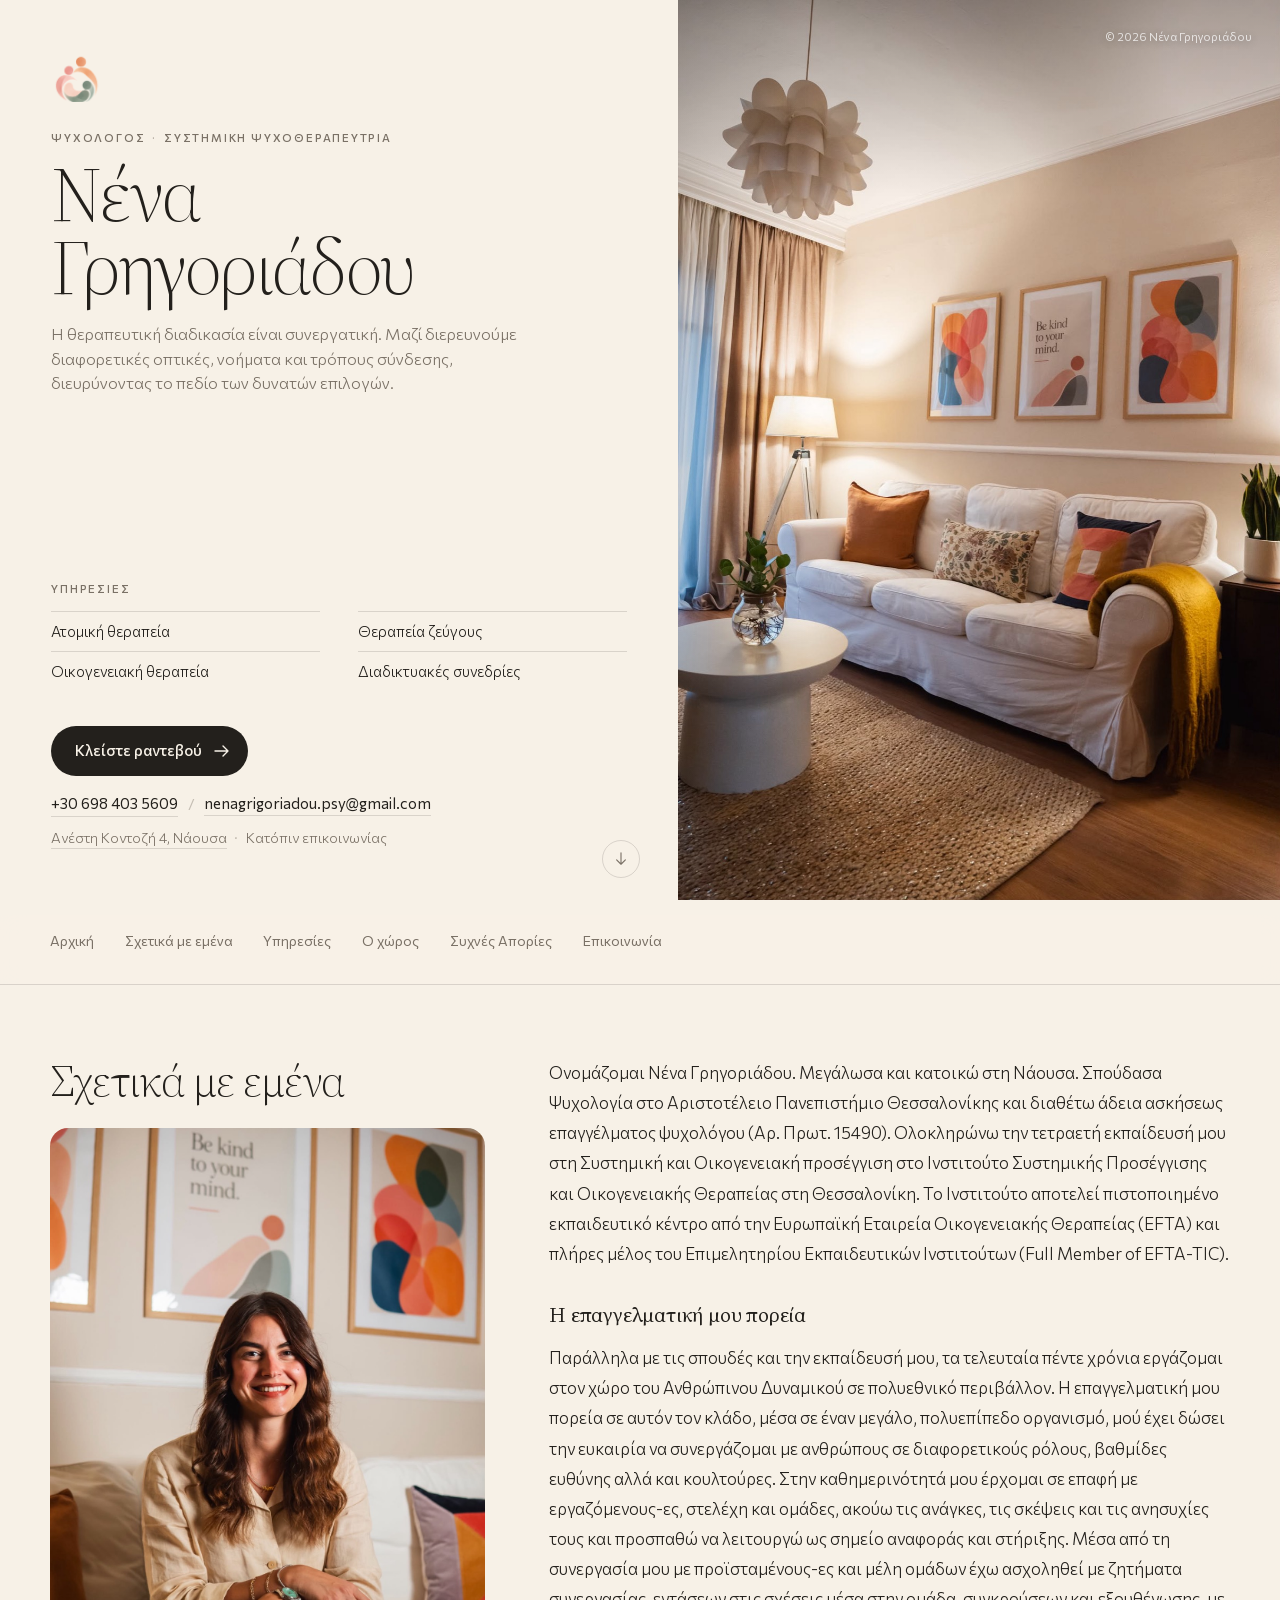
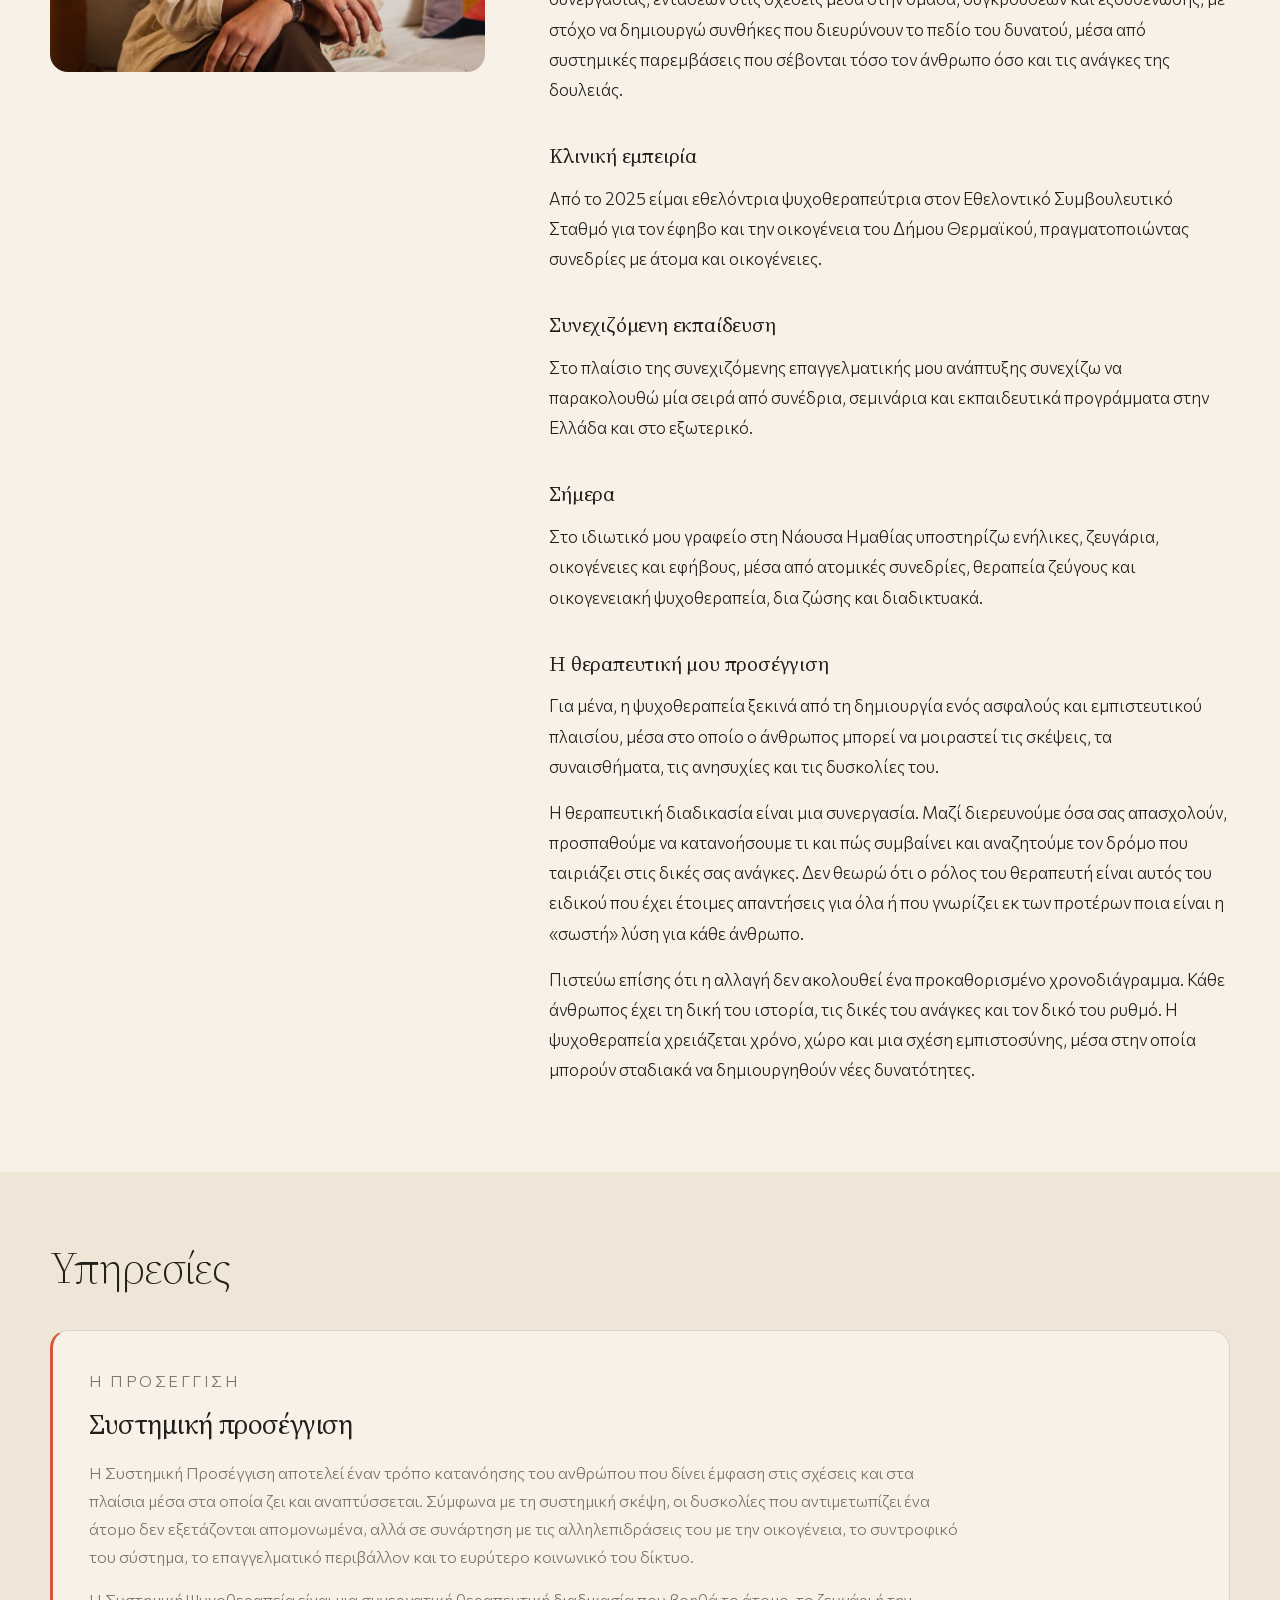
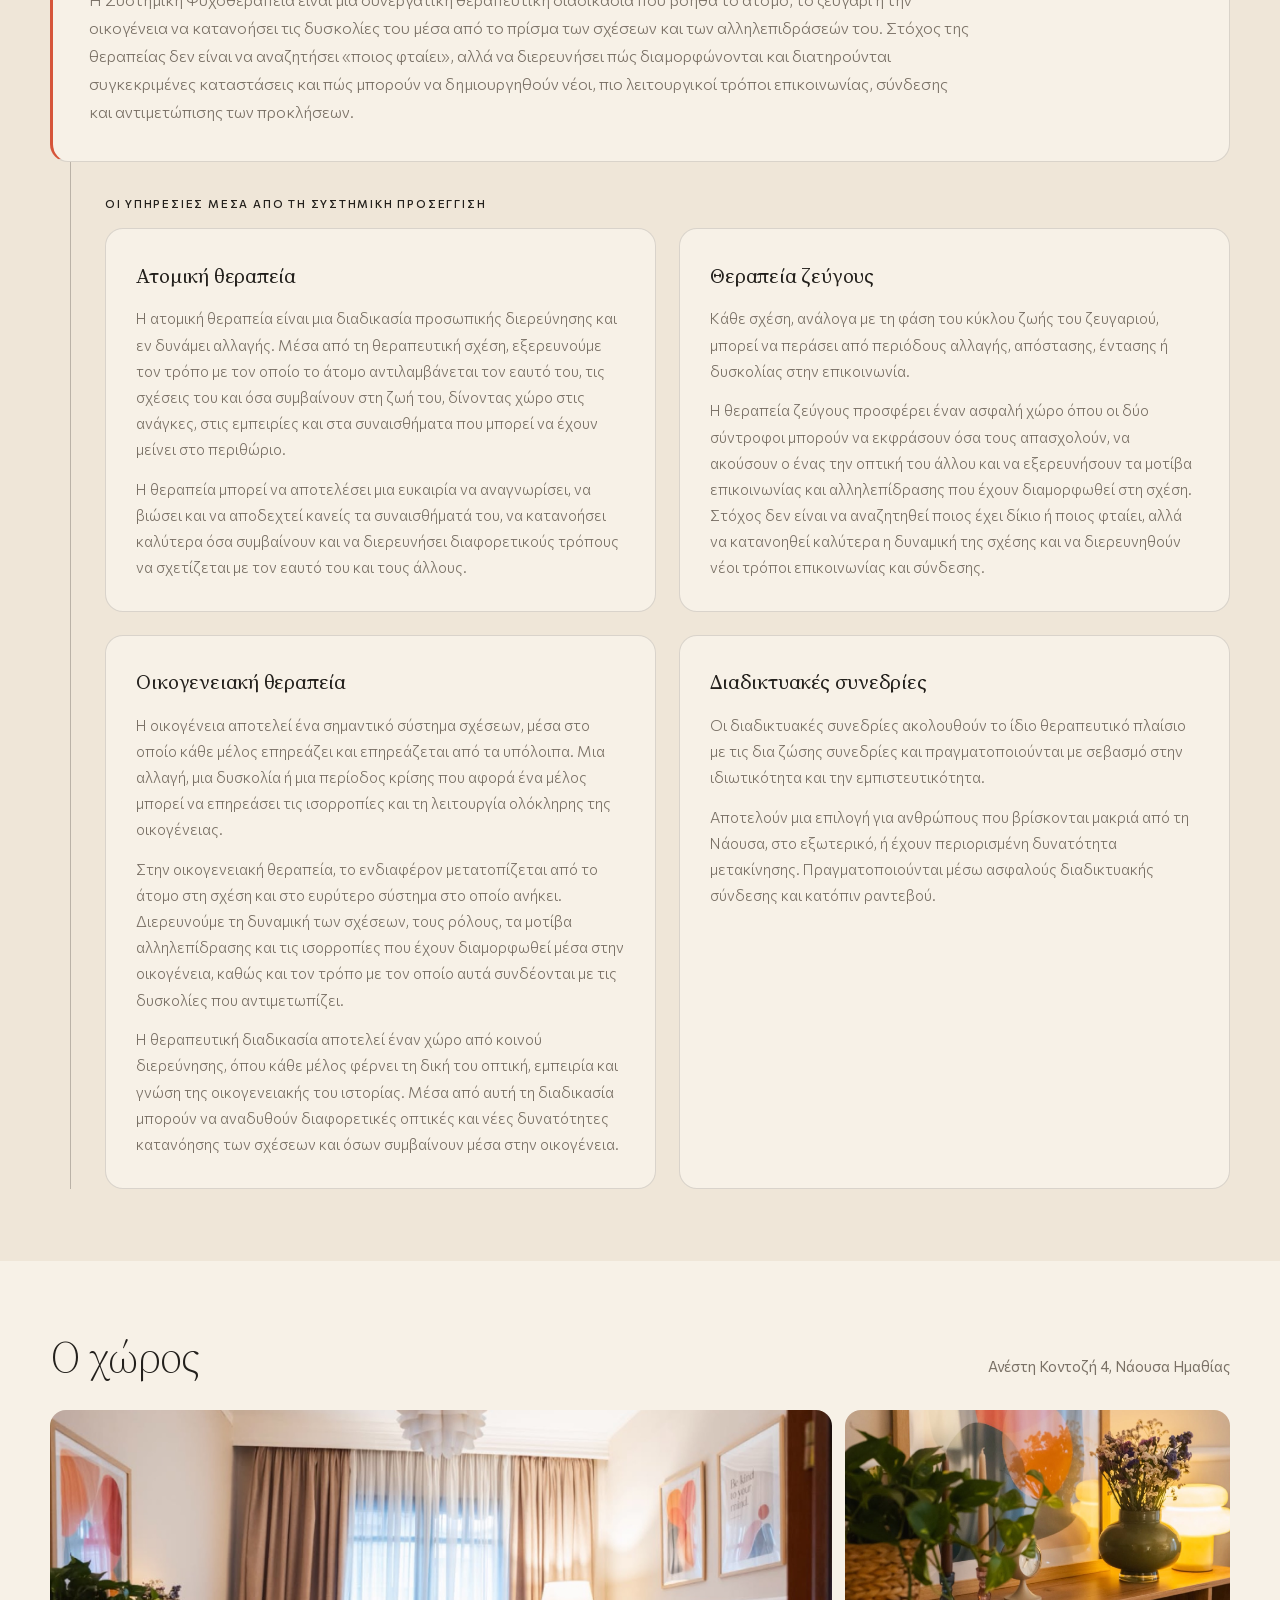
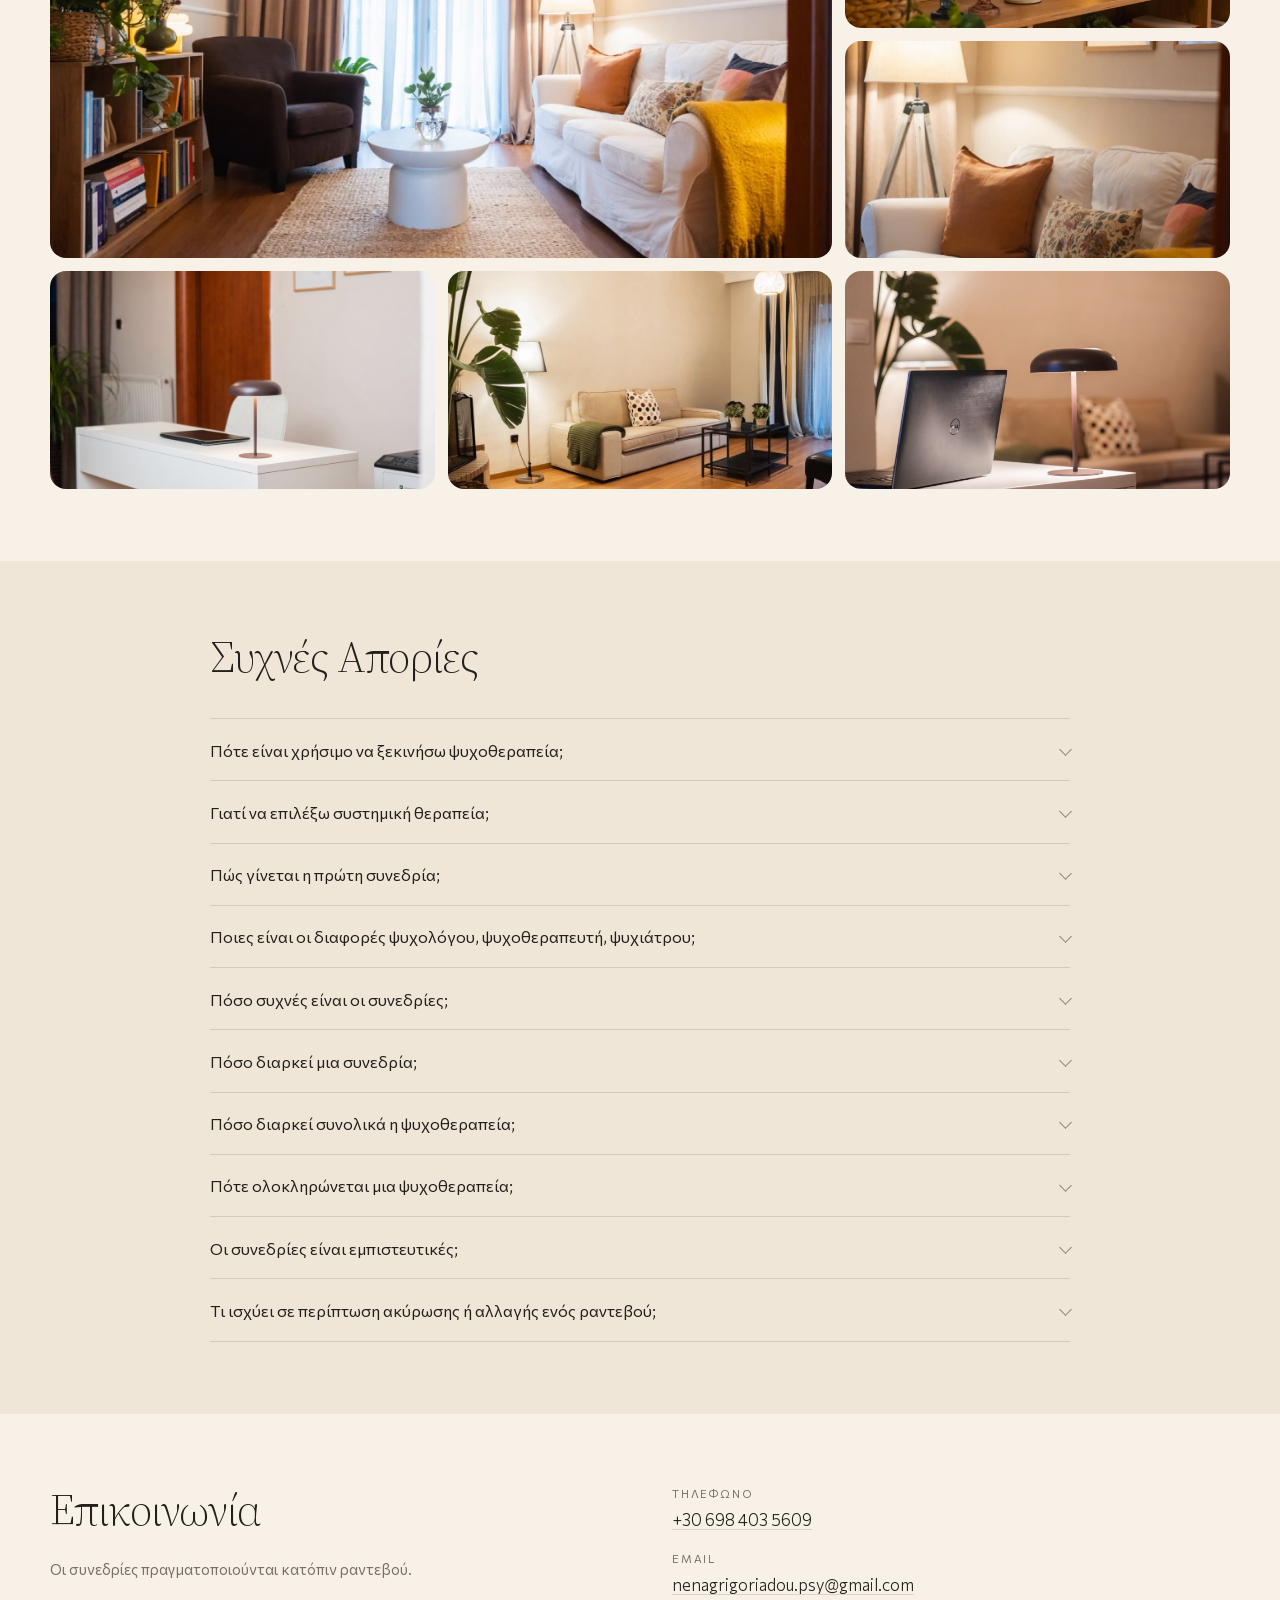
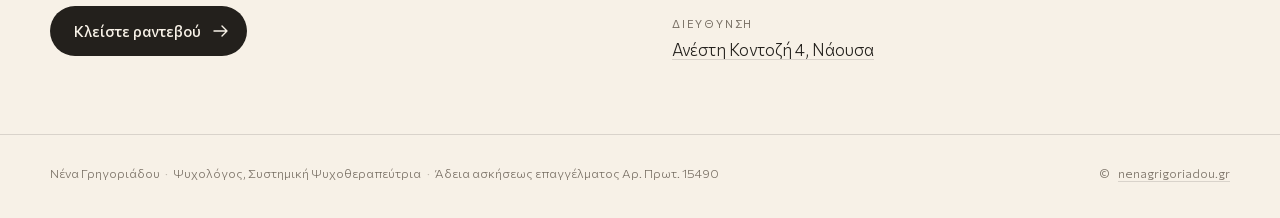
<file: index.html>
<!DOCTYPE html>
<html lang="el">
<head>
<meta charset="utf-8">
<meta name="viewport" content="width=device-width, initial-scale=1">
<title>Νένα Γρηγοριάδου | Ψυχολόγος - Συστημική Ψυχοθεραπεύτρια, Νάουσα</title>
<meta name="description" content="Νένα Γρηγοριάδου, Ψυχολόγος και Συστημική Ψυχοθεραπεύτρια στη Νάουσα Ημαθίας. Ατομική ψυχοθεραπεία, θεραπεία ζεύγους, οικογενειακή θεραπεία και διαδικτυακές συνεδρίες.">
<meta name="theme-color" content="#f7f1e7">
<link rel="canonical" href="https://nenagrigoriadou.gr/">
<meta property="og:title" content="Νένα Γρηγοριάδου | Ψυχολόγος - Συστημική Ψυχοθεραπεύτρια">
<meta property="og:description" content="Ατομική ψυχοθεραπεία, θεραπεία ζεύγους, οικογενειακή θεραπεία. Νάουσα Ημαθίας και διαδικτυακά.">
<meta property="og:image" content="https://nenagrigoriadou.gr/assets/photos/room-1.jpg">
<meta property="og:url" content="https://nenagrigoriadou.gr/">
<meta property="og:locale" content="el_GR">
<meta property="og:type" content="website">
<link rel="icon" href="assets/favicon.png" type="image/png">
<link rel="preload" href="assets/fonts/commissioner-greek.woff2" as="font" type="font/woff2" crossorigin>
<link rel="preload" href="assets/fonts/source-serif-4-greek.woff2" as="font" type="font/woff2" crossorigin>
<link rel="stylesheet" href="assets/fonts/fonts.css?v=202610011832">
<link rel="stylesheet" href="styles.css?v=202610011832">
<script>document.documentElement.classList.add("js");</script>
<script type="application/ld+json">
{
  "@context": "https://schema.org",
  "@type": "Psychologist",
  "name": "Νένα Γρηγοριάδου",
  "alternateName": ["Nena Grigoriadou", "Νένα Γρηγοριάδου Ψυχολόγος"],
  "jobTitle": "Ψυχολόγος, Συστημική Ψυχοθεραπεύτρια",
  "url": "https://nenagrigoriadou.gr/",
  "telephone": "+306984035609",
  "email": "nenagrigoriadou.psy@gmail.com",
  "image": "https://nenagrigoriadou.gr/assets/photos/room-1.jpg",
  "address": {
    "@type": "PostalAddress",
    "streetAddress": "Ανέστη Κοντοζή 4",
    "addressLocality": "Νάουσα",
    "addressRegion": "Ημαθία",
    "addressCountry": "GR"
  },
  "alumniOf": "Αριστοτέλειο Πανεπιστήμιο Θεσσαλονίκης",
  "availableService": ["Ατομική θεραπεία", "Θεραπεία ζεύγους", "Οικογενειακή θεραπεία", "Διαδικτυακές συνεδρίες"]
}
</script>
</head>
<body>

<main class="shell" id="top">

  <section class="panel content">
    <header class="top reveal" style="--d:0ms">
      <a class="mark" href="#top" aria-label="Νένα Γρηγοριάδου, αρχική">
        <img src="assets/logo-mark.png" alt="" class="logo-mark" onerror="this.remove()">
      </a>
    </header>

    <div class="hero">
      <p class="kicker reveal" style="--d:60ms">Ψυχολόγος <span>·</span> Συστημική Ψυχοθεραπεύτρια</p>
      <h1 class="reveal" style="--d:120ms">Νένα<br>Γρηγοριάδου</h1>
      <p class="lead reveal" style="--d:180ms">Η θεραπευτική διαδικασία είναι συνεργατική. Μαζί διερευνούμε διαφορετικές οπτικές, νοήματα και τρόπους σύνδεσης, διευρύνοντας το πεδίο των δυνατών επιλογών.</p>
    </div>

    <div class="services reveal" style="--d:240ms">
      <p class="label">Υπηρεσίες</p>
      <ul>
        <li><a href="#services">Ατομική θεραπεία</a></li>
        <li><a href="#services">Θεραπεία ζεύγους</a></li>
        <li><a href="#services">Οικογενειακή θεραπεία</a></li>
        <li><a href="#services">Διαδικτυακές συνεδρίες</a></li>
      </ul>
    </div>

    <footer class="actions reveal" style="--d:300ms">
      <a class="cta" href="tel:+306984035609">
        <span>Κλείστε ραντεβού</span>
        <svg viewBox="0 0 16 16" aria-hidden="true" focusable="false"><path d="M1 8h13M9 3l5 5-5 5" fill="none" stroke="currentColor" stroke-width="1.4" stroke-linecap="round" stroke-linejoin="round"/></svg>
      </a>
      <div class="reach">
        <a href="tel:+306984035609">+30 698 403 5609</a>
        <span aria-hidden="true">/</span>
        <a href="mailto:nenagrigoriadou.psy@gmail.com">nenagrigoriadou.psy@gmail.com</a>
      </div>
      <p class="where">
        <a href="https://maps.google.com/?q=Ανέστη+Κοντοζή+4,+Νάουσα" target="_blank" rel="noopener">Ανέστη Κοντοζή 4, Νάουσα</a>
        <span aria-hidden="true">·</span>
        Κατόπιν επικοινωνίας
      </p>
    </footer>

    <a class="scroll-cue" href="#about" aria-label="Συνέχεια στο περιεχόμενο">
      <svg viewBox="0 0 16 16" aria-hidden="true" focusable="false"><path d="M8 1v13M3 9l5 5 5-5" fill="none" stroke="currentColor" stroke-width="1.3" stroke-linecap="round" stroke-linejoin="round"/></svg>
    </a>
  </section>

  <aside class="panel visual">
    <div class="frames">
      <img class="photo" src="assets/photos/space-2.jpg" alt="Ο χώρος των συνεδριών στη Νάουσα" data-hold="6000" fetchpriority="high" onerror="this.remove()">
      <img class="photo" src="assets/photos/space-3.jpg" alt="" data-hold="6000" onerror="this.remove()">
      <img class="photo" src="assets/photos/space-4.jpg" alt="" data-hold="6000" onerror="this.remove()">
    </div>
    <div class="veil" aria-hidden="true"></div>
    <p class="credit">&copy; <span data-year></span> Νένα Γρηγοριάδου</p>
  </aside>

</main>

<nav class="navbar" aria-label="Κύρια πλοήγηση">
  <ul>
    <li><a href="#top">Αρχική</a></li>
    <li><a href="#about">Σχετικά με εμένα</a></li>
    <li><a href="#services">Υπηρεσίες</a></li>
    <li><a href="#space">Ο χώρος</a></li>
    <li><a href="#faq">Συχνές Απορίες</a></li>
    <li><a href="#contact">Επικοινωνία</a></li>
  </ul>
</nav>

<section class="section" id="about">
  <div class="wrap split">
    <div class="side">
      <h2 class="fade">Σχετικά με εμένα</h2>
      <figure class="portrait fade">
        <img src="assets/photos/space-1.jpg" alt="Πορτρέτο της Νένας Γρηγοριάδου" loading="lazy">
      </figure>
    </div>
    <div class="prose">
      <p class="fade">Ονομάζομαι Νένα Γρηγοριάδου. Μεγάλωσα και κατοικώ στη Νάουσα. Σπούδασα Ψυχολογία στο Αριστοτέλειο Πανεπιστήμιο Θεσσαλονίκης και διαθέτω άδεια ασκήσεως επαγγέλματος ψυχολόγου (Αρ. Πρωτ. 15490). Ολοκληρώνω την τετραετή εκπαίδευσή μου στη Συστημική και Οικογενειακή προσέγγιση στο Ινστιτούτο Συστημικής Προσέγγισης και Οικογενειακής Θεραπείας στη Θεσσαλονίκη. Το Ινστιτούτο αποτελεί πιστοποιημένο εκπαιδευτικό κέντρο από την Ευρωπαϊκή Εταιρεία Οικογενειακής Θεραπείας (EFTA) και πλήρες μέλος του Επιμελητηρίου Εκπαιδευτικών Ινστιτούτων (Full Member of EFTA-TIC).</p>

      <div class="fade">
        <h3>Η επαγγελματική μου πορεία</h3>
        <p>Παράλληλα με τις σπουδές και την εκπαίδευσή μου, τα τελευταία πέντε χρόνια εργάζομαι στον χώρο του Ανθρώπινου Δυναμικού σε πολυεθνικό περιβάλλον. Η επαγγελματική μου πορεία σε αυτόν τον κλάδο, μέσα σε έναν μεγάλο, πολυεπίπεδο οργανισμό, μού έχει δώσει την ευκαιρία να συνεργάζομαι με ανθρώπους σε διαφορετικούς ρόλους, βαθμίδες ευθύνης αλλά και κουλτούρες. Στην καθημερινότητά μου έρχομαι σε επαφή με εργαζόμενους-ες, στελέχη και ομάδες, ακούω τις ανάγκες, τις σκέψεις και τις ανησυχίες τους και προσπαθώ να λειτουργώ ως σημείο αναφοράς και στήριξης. Μέσα από τη συνεργασία μου με προϊσταμένους-ες και μέλη ομάδων έχω ασχοληθεί με ζητήματα συνεργασίας, εντάσεων στις σχέσεις μέσα στην ομάδα, συγκρούσεων και εξουθένωσης, με στόχο να δημιουργώ συνθήκες που διευρύνουν το πεδίο του δυνατού, μέσα από συστημικές παρεμβάσεις που σέβονται τόσο τον άνθρωπο όσο και τις ανάγκες της δουλειάς.</p>
      </div>

      <div class="fade">
        <h3>Κλινική εμπειρία</h3>
        <p>Από το 2025 είμαι εθελόντρια ψυχοθεραπεύτρια στον Εθελοντικό Συμβουλευτικό Σταθμό για τον έφηβο και την οικογένεια του Δήμου Θερμαϊκού, πραγματοποιώντας συνεδρίες με άτομα και οικογένειες.</p>
      </div>

      <div class="fade">
        <h3>Συνεχιζόμενη εκπαίδευση</h3>
        <p>Στο πλαίσιο της συνεχιζόμενης επαγγελματικής μου ανάπτυξης συνεχίζω να παρακολουθώ μία σειρά από συνέδρια, σεμινάρια και εκπαιδευτικά προγράμματα στην Ελλάδα και στο εξωτερικό.</p>
      </div>

      <div class="fade">
        <h3>Σήμερα</h3>
        <p>Στο ιδιωτικό μου γραφείο στη Νάουσα Ημαθίας υποστηρίζω ενήλικες, ζευγάρια, οικογένειες και εφήβους, μέσα από ατομικές συνεδρίες, θεραπεία ζεύγους και οικογενειακή ψυχοθεραπεία, δια ζώσης και διαδικτυακά.</p>
      </div>

      <div class="fade">
        <h3>Η θεραπευτική μου προσέγγιση</h3>
        <p>Για μένα, η ψυχοθεραπεία ξεκινά από τη δημιουργία ενός ασφαλούς και εμπιστευτικού πλαισίου, μέσα στο οποίο ο άνθρωπος μπορεί να μοιραστεί τις σκέψεις, τα συναισθήματα, τις ανησυχίες και τις δυσκολίες του.</p>
        <p>Η θεραπευτική διαδικασία είναι μια συνεργασία. Μαζί διερευνούμε όσα σας απασχολούν, προσπαθούμε να κατανοήσουμε τι και πώς συμβαίνει και αναζητούμε τον δρόμο που ταιριάζει στις δικές σας ανάγκες. Δεν θεωρώ ότι ο ρόλος του θεραπευτή είναι αυτός του ειδικού που έχει έτοιμες απαντήσεις για όλα ή που γνωρίζει εκ των προτέρων ποια είναι η «σωστή» λύση για κάθε άνθρωπο.</p>
        <p>Πιστεύω επίσης ότι η αλλαγή δεν ακολουθεί ένα προκαθορισμένο χρονοδιάγραμμα. Κάθε άνθρωπος έχει τη δική του ιστορία, τις δικές του ανάγκες και τον δικό του ρυθμό. Η ψυχοθεραπεία χρειάζεται χρόνο, χώρο και μια σχέση εμπιστοσύνης, μέσα στην οποία μπορούν σταδιακά να δημιουργηθούν νέες δυνατότητες.</p>
      </div>
    </div>
  </div>
</section>

<section class="section alt" id="services">
  <div class="wrap">
    <h2 class="fade">Υπηρεσίες</h2>

    <article class="approach fade">
      <p class="label">Η προσέγγιση</p>
      <h3>Συστημική προσέγγιση</h3>
      <p>Η Συστημική Προσέγγιση αποτελεί έναν τρόπο κατανόησης του ανθρώπου που δίνει έμφαση στις σχέσεις και στα πλαίσια μέσα στα οποία ζει και αναπτύσσεται. Σύμφωνα με τη συστημική σκέψη, οι δυσκολίες που αντιμετωπίζει ένα άτομο δεν εξετάζονται απομονωμένα, αλλά σε συνάρτηση με τις αλληλεπιδράσεις του με την οικογένεια, το συντροφικό του σύστημα, το επαγγελματικό περιβάλλον και το ευρύτερο κοινωνικό του δίκτυο.</p>
        <p>Η Συστημική Ψυχοθεραπεία είναι μια συνεργατική θεραπευτική διαδικασία που βοηθά το άτομο, το ζευγάρι ή την οικογένεια να κατανοήσει τις δυσκολίες του μέσα από το πρίσμα των σχέσεων και των αλληλεπιδράσεών του. Στόχος της θεραπείας δεν είναι να αναζητήσει «ποιος φταίει», αλλά να διερευνήσει πώς διαμορφώνονται και διατηρούνται συγκεκριμένες καταστάσεις και πώς μπορούν να δημιουργηθούν νέοι, πιο λειτουργικοί τρόποι επικοινωνίας, σύνδεσης και αντιμετώπισης των προκλήσεων.</p>
    </article>

    <div class="branch">
      <p class="label fade">Οι υπηρεσίες μέσα από τη συστημική προσέγγιση</p>
      <div class="cards">
        <article class="card fade">
        <h3>Ατομική θεραπεία</h3>
        <p>Η ατομική θεραπεία είναι μια διαδικασία προσωπικής διερεύνησης και εν δυνάμει αλλαγής. Μέσα από τη θεραπευτική σχέση, εξερευνούμε τον τρόπο με τον οποίο το άτομο αντιλαμβάνεται τον εαυτό του, τις σχέσεις του και όσα συμβαίνουν στη ζωή του, δίνοντας χώρο στις ανάγκες, στις εμπειρίες και στα συναισθήματα που μπορεί να έχουν μείνει στο περιθώριο.</p>
        <p>Η θεραπεία μπορεί να αποτελέσει μια ευκαιρία να αναγνωρίσει, να βιώσει και να αποδεχτεί κανείς τα συναισθήματά του, να κατανοήσει καλύτερα όσα συμβαίνουν και να διερευνήσει διαφορετικούς τρόπους να σχετίζεται με τον εαυτό του και τους άλλους.</p>
      </article>

      <article class="card fade">
        <h3>Θεραπεία ζεύγους</h3>
        <p>Κάθε σχέση, ανάλογα με τη φάση του κύκλου ζωής του ζευγαριού, μπορεί να περάσει από περιόδους αλλαγής, απόστασης, έντασης ή δυσκολίας στην επικοινωνία.</p>
        <p>Η θεραπεία ζεύγους προσφέρει έναν ασφαλή χώρο όπου οι δύο σύντροφοι μπορούν να εκφράσουν όσα τους απασχολούν, να ακούσουν ο ένας την οπτική του άλλου και να εξερευνήσουν τα μοτίβα επικοινωνίας και αλληλεπίδρασης που έχουν διαμορφωθεί στη σχέση. Στόχος δεν είναι να αναζητηθεί ποιος έχει δίκιο ή ποιος φταίει, αλλά να κατανοηθεί καλύτερα η δυναμική της σχέσης και να διερευνηθούν νέοι τρόποι επικοινωνίας και σύνδεσης.</p>
      </article>

      <article class="card fade">
        <h3>Οικογενειακή θεραπεία</h3>
        <p>Η οικογένεια αποτελεί ένα σημαντικό σύστημα σχέσεων, μέσα στο οποίο κάθε μέλος επηρεάζει και επηρεάζεται από τα υπόλοιπα. Μια αλλαγή, μια δυσκολία ή μια περίοδος κρίσης που αφορά ένα μέλος μπορεί να επηρεάσει τις ισορροπίες και τη λειτουργία ολόκληρης της οικογένειας.</p>
        <p>Στην οικογενειακή θεραπεία, το ενδιαφέρον μετατοπίζεται από το άτομο στη σχέση και στο ευρύτερο σύστημα στο οποίο ανήκει. Διερευνούμε τη δυναμική των σχέσεων, τους ρόλους, τα μοτίβα αλληλεπίδρασης και τις ισορροπίες που έχουν διαμορφωθεί μέσα στην οικογένεια, καθώς και τον τρόπο με τον οποίο αυτά συνδέονται με τις δυσκολίες που αντιμετωπίζει.</p>
        <p>Η θεραπευτική διαδικασία αποτελεί έναν χώρο από κοινού διερεύνησης, όπου κάθε μέλος φέρνει τη δική του οπτική, εμπειρία και γνώση της οικογενειακής του ιστορίας. Μέσα από αυτή τη διαδικασία μπορούν να αναδυθούν διαφορετικές οπτικές και νέες δυνατότητες κατανόησης των σχέσεων και όσων συμβαίνουν μέσα στην οικογένεια.</p>
      </article>

      <article class="card fade">
        <h3>Διαδικτυακές συνεδρίες</h3>
        <p>Οι διαδικτυακές συνεδρίες ακολουθούν το ίδιο θεραπευτικό πλαίσιο με τις δια ζώσης συνεδρίες και πραγματοποιούνται με σεβασμό στην ιδιωτικότητα και την εμπιστευτικότητα.</p>
        <p>Αποτελούν μια επιλογή για ανθρώπους που βρίσκονται μακριά από τη Νάουσα, στο εξωτερικό, ή έχουν περιορισμένη δυνατότητα μετακίνησης. Πραγματοποιούνται μέσω ασφαλούς διαδικτυακής σύνδεσης και κατόπιν ραντεβού.</p>
      </article>
      </div>
    </div>
  </div>
</section>

<section class="section" id="space">
  <div class="wrap">
    <div class="section-head fade">
      <h2>Ο χώρος</h2>
      <p>Ανέστη Κοντοζή 4, Νάουσα Ημαθίας</p>
    </div>
    <div class="gallery">
      <figure class="fade tall"><img src="assets/photos/room-1.jpg" alt="Ο χώρος των συνεδριών: πολυθρόνα, καναπές, τραπεζάκι και βιβλιοθήκη" loading="lazy" fetchpriority="high"></figure>
      <figure class="fade"><img src="assets/photos/room-3.jpg" alt="Λεπτομέρεια από τη βιβλιοθήκη με φυτά και λουλούδια" loading="lazy"></figure>
      <figure class="fade"><img src="assets/photos/room-4.jpg" alt="Ο καναπές των συνεδριών" loading="lazy"></figure>
      <figure class="fade tall"><img src="assets/photos/room-2.jpg" alt="Το γραφείο με τους τίτλους σπουδών" loading="lazy"></figure>
      <figure class="fade"><img src="assets/photos/room-5.jpg" alt="Ο χώρος αναμονής" loading="lazy"></figure>
      <figure class="fade"><img src="assets/photos/room-6.jpg" alt="Ο χώρος για τις διαδικτυακές συνεδρίες" loading="lazy"></figure>
    </div>
  </div>
</section>

<section class="section alt" id="faq">
  <div class="wrap narrow">
    <h2 class="fade">Συχνές Απορίες</h2>
    <div class="faq">
      <details class="fade">
        <summary>Πότε είναι χρήσιμο να ξεκινήσω ψυχοθεραπεία;<span class="chev" aria-hidden="true"></span></summary>
        <div class="answer">
          <p>Η ψυχοθεραπεία μπορεί να είναι χρήσιμη όταν αισθανόμαστε ότι κάποια δυσκολία επηρεάζει την καθημερινότητά μας, τις σχέσεις μας ή τη συναισθηματική μας ευημερία. Δεν χρειάζεται να βρίσκεστε σε κρίση για να απευθυνθείτε σε μία ψυχοθεραπεύτρια. Πολλοί άνθρωποι ξεκινούν θεραπεία όταν επιθυμούν να κατανοήσουν καλύτερα τον εαυτό τους, να επεξεργαστούν δύσκολες εμπειρίες και συναισθήματα ή να εξερευνήσουν νέες οπτικές γύρω από όσα τους απασχολούν.</p>
        </div>
      </details>
      <details class="fade">
        <summary>Γιατί να επιλέξω συστημική θεραπεία;<span class="chev" aria-hidden="true"></span></summary>
        <div class="answer">
          <p>Η συστημική θεραπεία προσεγγίζει τον άνθρωπο όχι ως μια απομονωμένη μονάδα, αλλά ως μέρος ενός ευρύτερου πλαισίου σχέσεων και αλληλεπιδράσεων. Δίνει έμφαση στον τρόπο με τον οποίο οι οικογενειακές, συντροφικές, επαγγελματικές και κοινωνικές σχέσεις συνδέονται με τον τρόπο που βιώνουμε και κατανοούμε τη ζωή μας.</p>
          <p>Μέσα από τη συστημική θεραπεία διερευνώνται οι τρόποι επικοινωνίας, οι ρόλοι, οι πεποιθήσεις και τα μοτίβα σχέσεων που συνδέονται με όσα μας απασχολούν. Το ενδιαφέρον δεν εστιάζει στην αναζήτηση του ποιος φταίει, αλλά στην κατανόηση των σχέσεων και των δυναμικών μέσα στις οποίες διαμορφώνονται οι εμπειρίες μας, αφήνοντας χώρο για διαφορετικές οπτικές και δυνατότητες.</p>
          <p>Η συστημική προσέγγιση μπορεί να εφαρμοστεί σε ατομικό, ζευγαρικό και οικογενειακό επίπεδο.</p>
        </div>
      </details>
      <details class="fade">
        <summary>Πώς γίνεται η πρώτη συνεδρία;<span class="chev" aria-hidden="true"></span></summary>
        <div class="answer">
          <p>Η πρώτη συνεδρία αποτελεί μια πρώτη γνωριμία και μια ευκαιρία να συζητήσουμε τι σας απασχολεί και τι σας οδήγησε να αναζητήσετε ψυχοθεραπευτική υποστήριξη. Σημαντικό μέρος της πρώτης συνάντησης είναι η διερεύνηση και η διαμόρφωση του θεραπευτικού αιτήματος, καθώς αυτό αποτελεί τη βάση πάνω στην οποία διαμορφώνεται η θεραπευτική πορεία.</p>
          <p>Μέσα από τη συζήτηση διερευνούμε το πλαίσιο μέσα στο οποίο προκύπτει το αίτημα, τις δυσκολίες που σας απασχολούν και όσα θα θέλατε να επεξεργαστείτε στη θεραπεία. Παράλληλα, η πρώτη συνεδρία αποτελεί μια ευκαιρία να γνωριστούμε και να δούμε πώς μπορούμε να δουλέψουμε μαζί πάνω σε αυτό που σας απασχολεί.</p>
        </div>
      </details>
      <details class="fade">
        <summary>Ποιες είναι οι διαφορές ψυχολόγου, ψυχοθεραπευτή, ψυχιάτρου;<span class="chev" aria-hidden="true"></span></summary>
        <div class="answer">
          <p><strong>Ψυχολόγος</strong> είναι ο επαγγελματίας που έχει ολοκληρώσει σπουδές Ψυχολογίας και διαθέτει άδεια άσκησης επαγγέλματος.</p>
          <p><strong>Ψυχοθεραπευτής-τρια</strong> είναι ο/η επαγγελματίας που έχει λάβει εξειδικευμένη εκπαίδευση σε μία ψυχοθεραπευτική προσέγγιση. Ένας/μια ψυχολόγος μπορεί να είναι και ψυχοθεραπευτής-τρια, εφόσον έχει ολοκληρώσει την αντίστοιχη εκπαίδευση.</p>
          <p><strong>Ψυχίατρος</strong> είναι ιατρός που έχει ειδικευτεί στην Ψυχιατρική. Μπορεί να παρέχει διάγνωση και να χορηγήσει φαρμακευτική αγωγή όταν αυτό κρίνεται απαραίτητο.</p>
          <p>Σε αρκετές περιπτώσεις, ψυχολόγος/ψυχοθεραπευτής και ψυχίατρος συνεργάζονται, ώστε να παρέχεται η καλύτερη δυνατή υποστήριξη ανάλογα με τις ανάγκες του κάθε ανθρώπου.</p>
        </div>
      </details>
      <details class="fade">
        <summary>Πόσο συχνές είναι οι συνεδρίες;<span class="chev" aria-hidden="true"></span></summary>
        <div class="answer">
          <p>Συνήθως οι συνεδρίες πραγματοποιούνται μία φορά την εβδομάδα ή μία φορά κάθε δύο εβδομάδες. Ωστόσο, η συχνότητα μπορεί να προσαρμοστεί ανάλογα με τις ανάγκες κάθε θεραπευόμενου-ης.</p>
        </div>
      </details>
      <details class="fade">
        <summary>Πόσο διαρκεί μια συνεδρία;<span class="chev" aria-hidden="true"></span></summary>
        <div class="answer">
          <p>Η διάρκεια μιας ατομικής συνεδρίας είναι συνήθως 50 λεπτά. Στη θεραπεία ζεύγους ή οικογένειας η διάρκεια είναι συνήθως 90 λεπτά.</p>
        </div>
      </details>
      <details class="fade">
        <summary>Πόσο διαρκεί συνολικά η ψυχοθεραπεία;<span class="chev" aria-hidden="true"></span></summary>
        <div class="answer">
          <p>Η διάρκεια της θεραπείας διαφέρει από άνθρωπο σε άνθρωπο και εξαρτάται από το αίτημα, τους στόχους και τις ανάγκες του κάθε ατόμου, ζευγαριού ή οικογένειας. Για κάποιους ανθρώπους λίγες συνεδρίες μπορεί να είναι αρκετές, ενώ άλλοι επιλέγουν μια πιο μακροχρόνια θεραπευτική πορεία.</p>
        </div>
      </details>
      <details class="fade">
        <summary>Πότε ολοκληρώνεται μια ψυχοθεραπεία;<span class="chev" aria-hidden="true"></span></summary>
        <div class="answer">
          <p>Η ολοκλήρωση της ψυχοθεραπείας είναι μια διαδικασία που αποφασίζεται από κοινού μεταξύ θεραπεύτριας και θεραπευόμενου-ης και βασίζεται στην επίτευξη των στόχων που είχαν τεθεί. Ο τερματισμός της θεραπείας συμβαίνει όταν το άτομο αισθάνεται ότι μπορεί να διαχειρίζεται αποτελεσματικότερα τις δυσκολίες του και όταν έχει αποκτήσει μεγαλύτερη επίγνωση του εαυτού του και των σχέσεών του. Η ολοκλήρωση δεν σημαίνει απαραίτητα ότι δεν θα υπάρξουν ξανά δυσκολίες στη ζωή, αλλά ότι το άτομο διαθέτει πλέον περισσότερα εφόδια, πόρους και τρόπους αντιμετώπισης για να τις διαχειριστεί.</p>
        </div>
      </details>
      <details class="fade">
        <summary>Οι συνεδρίες είναι εμπιστευτικές;<span class="chev" aria-hidden="true"></span></summary>
        <div class="answer">
          <p>Ναι. Όσα συζητούνται στο πλαίσιο της θεραπείας διέπονται από το επαγγελματικό απόρρητο και παραμένουν εμπιστευτικά. Η εμπιστευτικότητα αποτελεί βασική προϋπόθεση για τη δημιουργία ενός ασφαλούς θεραπευτικού πλαισίου και την ανάπτυξη σχέσης εμπιστοσύνης μεταξύ θεραπεύτριας και θεραπευόμενου-ης.</p>
          <p>Ωστόσο, υπάρχουν ορισμένες εξαιρετικές περιπτώσεις στις οποίες το απόρρητο μπορεί να αρθεί, όταν υπάρχει σοβαρός και άμεσος κίνδυνος για τη ζωή ή τη σωματική ακεραιότητα του ίδιου του θεραπευόμενου-ης ή άλλου προσώπου. Σε κάθε περίπτωση, η διαχείριση τέτοιων ζητημάτων γίνεται με γνώμονα την προστασία και την ασφάλεια όλων των εμπλεκομένων.</p>
        </div>
      </details>
      <details class="fade">
        <summary>Τι ισχύει σε περίπτωση ακύρωσης ή αλλαγής ενός ραντεβού;<span class="chev" aria-hidden="true"></span></summary>
        <div class="answer">
          <p>Σε περίπτωση που χρειαστεί να ακυρώσετε ή να αλλάξετε ένα προγραμματισμένο ραντεβού, παρακαλώ να με ενημερώσετε τουλάχιστον 24 ώρες νωρίτερα. Ακυρώσεις ή αλλαγές που πραγματοποιούνται σε μικρότερο χρονικό διάστημα, καθώς και περιπτώσεις μη προσέλευσης, χρεώνονται κανονικά, καθώς ο συγκεκριμένος χρόνος έχει δεσμευτεί αποκλειστικά για τη συνεδρία. Εξαιρέσεις μπορεί να υπάρξουν σε περιπτώσεις έκτακτης ανάγκης.</p>
        </div>
      </details>
    </div>
  </div>
</section>

<section class="section" id="contact">
  <div class="wrap">
    <div class="contact-grid">
      <div class="fade">
        <h2>Επικοινωνία</h2>
        <p class="contact-note">Οι συνεδρίες πραγματοποιούνται κατόπιν ραντεβού.</p>
        <a class="cta" href="tel:+306984035609">
          <span>Κλείστε ραντεβού</span>
          <svg viewBox="0 0 16 16" aria-hidden="true" focusable="false"><path d="M1 8h13M9 3l5 5-5 5" fill="none" stroke="currentColor" stroke-width="1.4" stroke-linecap="round" stroke-linejoin="round"/></svg>
        </a>
      </div>
      <dl class="contact-list fade">
        <div>
          <dt>Τηλέφωνο</dt>
          <dd><a href="tel:+306984035609">+30 698 403 5609</a></dd>
        </div>
        <div>
          <dt>Email</dt>
          <dd><a href="mailto:nenagrigoriadou.psy@gmail.com">nenagrigoriadou.psy@gmail.com</a></dd>
        </div>
        <div>
          <dt>Διεύθυνση</dt>
          <dd><a href="https://maps.google.com/?q=Ανέστη+Κοντοζή+4,+Νάουσα" target="_blank" rel="noopener">Ανέστη Κοντοζή 4, Νάουσα</a></dd>
        </div>
      </dl>
    </div>
  </div>
</section>

<footer class="site-footer">
  <div class="wrap footer-inner">
    <p>Νένα Γρηγοριάδου <span>·</span> Ψυχολόγος, Συστημική Ψυχοθεραπεύτρια <span>·</span> Άδεια ασκήσεως επαγγέλματος Αρ. Πρωτ. 15490</p>
    <p>&copy; <span data-year></span> <a href="#top">nenagrigoriadou.gr</a></p>
  </div>
</footer>

<script src="script.js?v=202610011832"></script>
</body>
</html>
</file>
<file: assets/fonts/fonts.css>
/* Self-hosted variable fonts: no requests to Google, so no visitor IP leaves the site. */

@font-face {
  font-family: 'Commissioner';
  font-style: normal;
  font-weight: 300 500;
  font-display: swap;
  src: url(commissioner-greek.woff2) format('woff2');
  unicode-range: U+0370-0377, U+037A-037F, U+0384-038A, U+038C, U+038E-03A1, U+03A3-03FF;
}

@font-face {
  font-family: 'Commissioner';
  font-style: normal;
  font-weight: 300 500;
  font-display: swap;
  src: url(commissioner-latin-ext.woff2) format('woff2');
  unicode-range: U+0100-02BA, U+02BD-02C5, U+02C7-02CC, U+02CE-02D7, U+02DD-02FF, U+0304, U+0308, U+0329, U+1D00-1DBF, U+1E00-1E9F, U+1EF2-1EFF, U+2020, U+20A0-20AB, U+20AD-20C0, U+2113, U+2C60-2C7F, U+A720-A7FF;
}

@font-face {
  font-family: 'Commissioner';
  font-style: normal;
  font-weight: 300 500;
  font-display: swap;
  src: url(commissioner-latin.woff2) format('woff2');
  unicode-range: U+0000-00FF, U+0131, U+0152-0153, U+02BB-02BC, U+02C6, U+02DA, U+02DC, U+0304, U+0308, U+0329, U+2000-206F, U+20AC, U+2122, U+2191, U+2193, U+2212, U+2215, U+FEFF, U+FFFD;
}

@font-face {
  font-family: 'Source Serif 4';
  font-style: normal;
  font-weight: 300 400;
  font-display: swap;
  src: url(source-serif-4-greek.woff2) format('woff2');
  unicode-range: U+0370-0377, U+037A-037F, U+0384-038A, U+038C, U+038E-03A1, U+03A3-03FF;
}

@font-face {
  font-family: 'Source Serif 4';
  font-style: normal;
  font-weight: 300 400;
  font-display: swap;
  src: url(source-serif-4-latin-ext.woff2) format('woff2');
  unicode-range: U+0100-02BA, U+02BD-02C5, U+02C7-02CC, U+02CE-02D7, U+02DD-02FF, U+0304, U+0308, U+0329, U+1D00-1DBF, U+1E00-1E9F, U+1EF2-1EFF, U+2020, U+20A0-20AB, U+20AD-20C0, U+2113, U+2C60-2C7F, U+A720-A7FF;
}

@font-face {
  font-family: 'Source Serif 4';
  font-style: normal;
  font-weight: 300 400;
  font-display: swap;
  src: url(source-serif-4-latin.woff2) format('woff2');
  unicode-range: U+0000-00FF, U+0131, U+0152-0153, U+02BB-02BC, U+02C6, U+02DA, U+02DC, U+0304, U+0308, U+0329, U+2000-206F, U+20AC, U+2122, U+2191, U+2193, U+2212, U+2215, U+FEFF, U+FFFD;
}
</file>
<file: styles.css>
:root {
  color-scheme: light;
  --paper: #f7f1e7;
  --raise: #efe6d8;
  --ink: #23201c;
  --muted: #7a7166;
  --hair: rgba(35, 32, 28, 0.14);
  --clay: #d6553a;
  --glass: rgba(255, 255, 255, 0.66);
  --glass-line: rgba(255, 255, 255, 0.55);
  --glass-ink: #15140f;
  --live: #4d7c5a;
  --ease: cubic-bezier(0.22, 0.61, 0.36, 1);
}

* { box-sizing: border-box; }

html { -webkit-text-size-adjust: 100%; }

body {
  margin: 0;
  background: var(--paper);
  color: var(--ink);
  font-family: Commissioner, Inter, system-ui, -apple-system, sans-serif;
  font-size: 15px;
  line-height: 1.5;
  font-weight: 400;
  -webkit-font-smoothing: antialiased;
  text-rendering: optimizeLegibility;
}

img { display: block; max-width: 100%; }
a { color: inherit; text-decoration: none; }

.shell {
  min-height: 100dvh;
  display: grid;
  grid-template-columns: minmax(0, 1.06fr) minmax(0, 0.94fr);
}

.content {
  display: flex;
  flex-direction: column;
  justify-content: flex-start;
  gap: clamp(1.4rem, 3.2vh, 2.75rem);
  padding: clamp(1.9rem, 4vw, 4rem);
}

.top {
  display: flex;
  align-items: center;
  justify-content: space-between;
  gap: 1rem;
}

.mark { display: inline-flex; align-items: center; }

.logo-mark {
  height: clamp(44px, 5.6vh, 66px);
  width: auto;
}

.tagline {
  margin: 0;
  font-family: "Source Serif 4", Georgia, serif;
  font-size: 0.92rem;
  font-style: italic;
  color: var(--muted);
}

.kicker,
.label {
  margin: 0;
  font-size: 0.7rem;
  font-weight: 500;
  letter-spacing: 0.16em;
  text-transform: uppercase;
  color: var(--muted);
}
.kicker span { opacity: 0.55; padding: 0 0.2rem; }

h1 {
  font-family: "Source Serif 4", Georgia, serif;
  font-weight: 300;
  font-size: clamp(2.9rem, 6vw, 5rem);
  line-height: 0.94;
  letter-spacing: -0.028em;
  margin: 0.7rem 0 0;
}

.lead {
  margin: 1.15rem 0 0;
  max-width: 31rem;
  font-size: 1.02rem;
  font-weight: 300;
  color: var(--muted);
}

.services { margin-top: auto; }

.services ul {
  list-style: none;
  margin: 0.85rem 0 0;
  padding: 0;
  display: grid;
  grid-template-columns: repeat(2, minmax(0, 1fr));
  column-gap: clamp(1rem, 3vw, 2.5rem);
}

.services li {
  border-top: 1px solid var(--hair);
  padding: 0.5rem 0;
  font-size: 0.94rem;
  font-weight: 300;
}
.services li::marker { content: ""; }

.actions { display: flex; flex-direction: column; align-items: flex-start; gap: 1rem; margin-top: 0.4rem; }

.cta {
  display: inline-flex;
  align-items: center;
  gap: 0.75rem;
  background: var(--ink);
  color: var(--paper);
  border-radius: 999px;
  padding: 0.85rem 1.1rem 0.85rem 1.5rem;
  font-size: 0.95rem;
  font-weight: 500;
  transition: transform 0.35s var(--ease), opacity 0.2s;
}
.cta svg { width: 16px; height: 16px; transition: transform 0.35s var(--ease); }
.cta:hover { transform: translateY(-2px); }
.cta:hover svg { transform: translateX(4px); }

.reach {
  display: flex;
  flex-wrap: wrap;
  align-items: center;
  gap: 0.6rem;
  font-size: 0.95rem;
  color: var(--muted);
}
.reach a {
  color: var(--ink);
  border-bottom: 1px solid var(--hair);
  padding-bottom: 1px;
  transition: border-color 0.25s;
}
.reach a:hover { border-color: currentColor; }
.reach span { opacity: 0.4; }

.where {
  margin: -0.35rem 0 0;
  display: flex;
  flex-wrap: wrap;
  align-items: center;
  gap: 0.45rem;
  font-size: 0.88rem;
  font-weight: 300;
  color: var(--muted);
}
.where a { border-bottom: 1px solid var(--hair); transition: border-color 0.25s; }
.where a:hover { border-color: currentColor; }
.where span { opacity: 0.45; }

.fine { margin: 0; font-size: 0.75rem; font-weight: 300; color: var(--muted); }
.fine span { opacity: 0.5; padding: 0 0.15rem; }

.visual {
  position: relative;
  overflow: hidden;
  background: var(--paper);
}

.frames {
  position: absolute;
  inset: 0;
  background: var(--raise) url("assets/art.svg") center / cover no-repeat;
}

.photo {
  position: absolute;
  inset: 0;
  width: 100%;
  height: 100%;
  object-fit: cover;
  opacity: 0;
  transition: opacity 1.6s var(--ease);
}
.photo.is-on { opacity: 1; }
.visual.no-photo .veil { opacity: 0.35; }

.veil {
  position: absolute;
  inset: 0;
  background:
    linear-gradient(to bottom, rgba(26, 18, 12, 0.26) 0%, rgba(26, 18, 12, 0) 22%),
    linear-gradient(to right, rgba(26, 18, 12, 0.16), rgba(26, 18, 12, 0) 22%);
  transition: opacity 0.6s var(--ease);
}

.glass {
  position: absolute;
  left: clamp(1rem, 2.2vw, 2rem);
  right: clamp(1rem, 2.2vw, 2rem);
  bottom: clamp(1rem, 2.2vw, 2rem);
  display: flex;
  align-items: flex-end;
  justify-content: space-between;
  gap: 1.25rem;
  padding: 1.1rem 1.25rem;
  border-radius: 16px;
  background: var(--glass);
  border: 1px solid var(--glass-line);
  color: var(--glass-ink);
  backdrop-filter: blur(14px) saturate(1.3);
  -webkit-backdrop-filter: blur(14px) saturate(1.3);
}

.glass dl { margin: 0; display: grid; gap: 0.7rem; }
.glass dt {
  font-size: 0.66rem;
  letter-spacing: 0.15em;
  text-transform: uppercase;
  opacity: 0.62;
  margin-bottom: 0.1rem;
}
.glass dd { margin: 0; font-size: 0.92rem; font-weight: 300; }

.map {
  flex: none;
  font-size: 0.8rem;
  border: 1px solid currentColor;
  border-radius: 999px;
  padding: 0.35rem 0.85rem;
  opacity: 0.8;
  transition: opacity 0.25s;
}
.map:hover { opacity: 1; }

.credit {
  position: absolute;
  top: clamp(1rem, 2.2vw, 2rem);
  right: clamp(1rem, 2.2vw, 2rem);
  margin: 0;
  font-size: 0.72rem;
  color: rgba(255, 255, 255, 0.72);
  text-shadow: 0 1px 8px rgba(0, 0, 0, 0.3);
}

.visual.no-photo .credit {
  color: color-mix(in srgb, var(--ink) 55%, transparent);
  text-shadow: none;
}

.reveal {
  opacity: 0;
  transform: translateY(14px);
  animation: rise 0.8s var(--ease) forwards;
  animation-delay: var(--d, 0ms);
}

@keyframes rise {
  to { opacity: 1; transform: none; }
}

:focus-visible { outline: 2px solid var(--ink); outline-offset: 3px; border-radius: 4px; }

@media (max-width: 900px) {
  .shell { grid-template-columns: 1fr; min-height: 0; }

  /* the photo gets its own height instead of a 40svh crop, and the info card
     sits under it rather than covering it */
  .visual { order: -1; height: auto; min-height: 0; }
  .frames { position: relative; width: 100%; aspect-ratio: 4 / 5; max-height: 56svh; }
  .veil,
  .credit { display: none; }

  .content { gap: 1.5rem; padding: 1.5rem 1.4rem 2.2rem; }
  h1 { font-size: clamp(2.5rem, 12vw, 3.4rem); }
  .lead { margin-top: 0.9rem; }

  /* show every nav item instead of letting the last ones run off screen */
  .navbar ul { flex-wrap: wrap; overflow: visible; gap: 0.1rem 1.1rem; padding-block: 0.45rem; }
  .navbar a { padding: 0.45rem 0; }
}

@media (min-width: 901px) and (max-height: 820px) {
  .content { padding: 2.2rem 2.4rem; gap: 1.2rem; }
  h1 { font-size: clamp(2.6rem, 5vw, 3.9rem); }
  .lead { margin-top: 0.9rem; font-size: 0.97rem; }
  .services { margin-top: auto; }

.services ul { margin-top: 0.6rem; }
  .services li { padding: 0.42rem 0; }
}

@media (min-width: 901px) and (max-height: 700px) {
  body { font-size: 14px; }
  .content { padding: 1.5rem 1.8rem; gap: 0.9rem; }
  h1 { font-size: 3rem; margin-top: 0.5rem; }
  .lead { margin-top: 0.7rem; }
  .services li { padding: 0.35rem 0; }
  .cta { padding: 0.7rem 1rem 0.7rem 1.3rem; }
  .actions { gap: 0.75rem; }
}

@media (prefers-reduced-motion: reduce) {
  .reveal { animation: none; opacity: 1; transform: none; }
  * { transition: none !important; }
}

/* ---------- sections below the hero ---------- */

html { scroll-behavior: smooth; }

.content { position: relative; }

.scroll-cue {
  position: absolute;
  right: clamp(1.4rem, 3vw, 2.6rem);
  bottom: clamp(1.2rem, 2.5vh, 2rem);
  width: 38px;
  height: 38px;
  display: grid;
  place-items: center;
  border: 1px solid var(--hair);
  border-radius: 50%;
  color: var(--muted);
  transition: transform 0.4s var(--ease), color 0.3s;
}
.scroll-cue svg { width: 14px; height: 14px; }
.scroll-cue:hover { transform: translateY(3px); color: var(--ink); }

.navbar {
  position: sticky;
  top: 0;
  z-index: 20;
  background: color-mix(in srgb, var(--paper) 88%, transparent);
  backdrop-filter: blur(12px) saturate(1.2);
  -webkit-backdrop-filter: blur(12px) saturate(1.2);
  border-bottom: 1px solid var(--hair);
}

.navbar ul {
  width: min(100% - 2.5rem, 1180px);
  margin-inline: auto;
  padding: 0;
  list-style: none;
  display: flex;
  gap: clamp(1rem, 2.4vw, 2.2rem);
  overflow-x: auto;
  scrollbar-width: none;
}
.navbar ul::-webkit-scrollbar { display: none; }

.navbar a {
  display: block;
  padding: 1rem 0;
  font-size: 0.87rem;
  color: var(--muted);
  white-space: nowrap;
  border-bottom: 1px solid transparent;
  transition: color 0.25s, border-color 0.25s;
}
.navbar a:hover { color: var(--ink); border-color: var(--ink); }

.section {
  padding: clamp(3.5rem, 8vh, 6.5rem) 0;
  scroll-margin-top: 56px;
}
.section.alt { background: var(--raise); }

.wrap { width: min(100% - 2.5rem, 1180px); margin-inline: auto; }
.wrap.narrow { width: min(100% - 2.5rem, 860px); }

.section h2 {
  font-family: "Source Serif 4", Georgia, serif;
  font-weight: 300;
  font-size: clamp(1.9rem, 3.6vw, 2.8rem);
  line-height: 1.05;
  letter-spacing: -0.022em;
  margin: 0 0 clamp(1.6rem, 3vw, 2.6rem);
}

.section-head { display: flex; flex-wrap: wrap; align-items: baseline; justify-content: space-between; gap: 0.5rem 2rem; }
.section-head h2 { margin-bottom: clamp(1.2rem, 2.4vw, 2rem); }
.section-head p { margin: 0 0 clamp(1.2rem, 2.4vw, 2rem); color: var(--muted); font-size: 0.92rem; }

.split {
  display: grid;
  grid-template-columns: minmax(0, 0.78fr) minmax(0, 1.22fr);
  gap: clamp(2rem, 5vw, 5rem);
  align-items: start;
}
.side { position: sticky; top: 90px; }
.side h2 { margin-bottom: 1.5rem; }

.portrait { margin: 0; }
.portrait img {
  width: 100%;
  aspect-ratio: 4 / 5;
  object-fit: cover;
  object-position: center 20%;
  border-radius: 18px;
}

.prose p {
  font-size: 1.06rem;
  font-weight: 300;
  line-height: 1.78;
  margin: 0 0 1rem;
  max-width: 64ch;
}
.prose > p:first-child { margin-bottom: 2rem; }
.prose h3 {
  font-family: "Source Serif 4", Georgia, serif;
  font-size: 1.28rem;
  font-weight: 400;
  letter-spacing: -0.01em;
  margin: 2.3rem 0 0.7rem;
}
.prose > div:first-of-type h3 { margin-top: 0; }

.cards {
  display: grid;
  grid-template-columns: repeat(auto-fit, minmax(310px, 1fr));
  gap: clamp(0.9rem, 1.8vw, 1.4rem);
}

.card {
  background: var(--paper);
  border: 1px solid var(--hair);
  border-radius: 18px;
  padding: clamp(1.4rem, 2.4vw, 2.1rem);
}
.card h3 {
  font-family: "Source Serif 4", Georgia, serif;
  font-size: 1.32rem;
  font-weight: 400;
  letter-spacing: -0.01em;
  margin: 0 0 0.85rem;
}
.card p {
  margin: 0 0 0.85rem;
  font-size: 0.95rem;
  font-weight: 300;
  line-height: 1.72;
  color: var(--muted);
}
.card p:last-child { margin-bottom: 0; }

.gallery {
  display: grid;
  grid-template-columns: repeat(3, minmax(0, 1fr));
  grid-auto-rows: clamp(140px, 17vw, 230px);
  gap: clamp(0.5rem, 1vw, 0.9rem);
}
.gallery figure {
  margin: 0;
  overflow: hidden;
  border-radius: 16px;
  background: var(--raise);
}
.gallery figure:first-child { grid-column: span 2; grid-row: span 2; }
.gallery img {
  width: 100%;
  height: 100%;
  object-fit: cover;
  transition: transform 1.2s var(--ease);
}
.gallery figure:hover img { transform: scale(1.035); }

.faq details {
  border-top: 1px solid var(--hair);
}
.faq details:last-child { border-bottom: 1px solid var(--hair); }

.faq summary {
  display: flex;
  align-items: flex-start;
  justify-content: space-between;
  gap: 1.5rem;
  padding: 1.15rem 0;
  cursor: pointer;
  font-size: 1.02rem;
  font-weight: 400;
  list-style: none;
}
.faq summary::-webkit-details-marker { display: none; }
.faq summary:hover { color: var(--clay); }

.chev {
  flex: none;
  width: 9px;
  height: 9px;
  margin-top: 0.45rem;
  border-right: 1.5px solid currentColor;
  border-bottom: 1.5px solid currentColor;
  transform: rotate(45deg);
  opacity: 0.5;
  transition: transform 0.3s var(--ease);
}
details[open] .chev { transform: rotate(-135deg); }

.answer { padding: 0 0 1.3rem; max-width: 70ch; }
.answer p {
  margin: 0 0 0.8rem;
  font-size: 0.95rem;
  font-weight: 300;
  line-height: 1.75;
  color: var(--muted);
}
.answer p:last-child { margin-bottom: 0; }

.contact-grid {
  display: grid;
  grid-template-columns: minmax(0, 1fr) minmax(0, 1fr);
  gap: clamp(2rem, 5vw, 5rem);
  align-items: start;
}
.contact-note { margin: -0.8rem 0 1.6rem; color: var(--muted); }

.contact-list { display: grid; gap: 1.15rem; margin: 0; }
.contact-list dt {
  font-size: 0.7rem;
  letter-spacing: 0.16em;
  text-transform: uppercase;
  color: var(--muted);
  margin-bottom: 0.3rem;
}
.contact-list dd { margin: 0; font-size: 1.04rem; font-weight: 300; }
.contact-list a { border-bottom: 1px solid var(--hair); transition: border-color 0.25s; }
.contact-list a:hover { border-color: currentColor; }

.site-footer { border-top: 1px solid var(--hair); padding: 1.8rem 0 2.2rem; }
.footer-inner {
  display: flex;
  flex-wrap: wrap;
  justify-content: space-between;
  gap: 0.4rem 1.5rem;
  font-size: 0.78rem;
  font-weight: 300;
  color: var(--muted);
}
.footer-inner p { margin: 0; }
.footer-inner span { opacity: 0.45; padding: 0 0.2rem; }
.footer-inner a { border-bottom: 1px solid var(--hair); }

.js .fade {
  opacity: 0;
  transform: translateY(18px);
  transition: opacity 0.75s var(--ease), transform 0.75s var(--ease);
}
.js .fade.in { opacity: 1; transform: none; }

@media (max-width: 900px) {
  .split { grid-template-columns: 1fr; }
  .side { position: static; }
  .portrait img { aspect-ratio: 4 / 5; max-height: 62svh; object-position: center; }
  .scroll-cue { display: none; }
  .gallery { grid-template-columns: repeat(2, minmax(0, 1fr)); grid-auto-rows: clamp(120px, 28vw, 180px); }
  .contact-grid { grid-template-columns: 1fr; }
  .navbar a { padding: 0.85rem 0; font-size: 0.84rem; }
}

@media (prefers-reduced-motion: reduce) {
  html { scroll-behavior: auto; }
  .js .fade { opacity: 1; transform: none; }
}

/* ---------- services: systemic approach as the parent ---------- */

.approach {
  position: relative;
  background: var(--paper);
  border: 1px solid var(--hair);
  border-left: 3px solid var(--clay);
  border-radius: 18px;
  padding: clamp(1.5rem, 2.8vw, 2.3rem);
  margin-bottom: clamp(1.4rem, 2.6vw, 2.2rem);
}
.approach .label { margin-bottom: 0.5rem; }
.approach h3 {
  font-family: "Source Serif 4", Georgia, serif;
  font-size: clamp(1.4rem, 2.4vw, 1.75rem);
  font-weight: 400;
  letter-spacing: -0.015em;
  margin: 0 0 0.9rem;
}
.approach p {
  margin: 0 0 0.9rem;
  font-size: 1rem;
  font-weight: 300;
  line-height: 1.75;
  color: var(--muted);
  max-width: 88ch;
}
.approach p:last-child { margin-bottom: 0; }

.branch {
  position: relative;
  margin-left: clamp(0.5rem, 1.6vw, 1.4rem);
  padding-left: clamp(1rem, 2.6vw, 2.2rem);
  border-left: 1px solid color-mix(in srgb, var(--ink) 26%, transparent);
}
.branch::before {
  content: "";
  position: absolute;
  left: -1px;
  top: calc(-1 * clamp(1.4rem, 2.6vw, 2.2rem));
  height: clamp(1.4rem, 2.6vw, 2.2rem);
  border-left: 1px solid color-mix(in srgb, var(--ink) 26%, transparent);
}
.branch > .label { color: var(--ink); opacity: 0.75; }
.branch > .label { margin-bottom: 1rem; }
.branch .cards { grid-template-columns: repeat(2, minmax(0, 1fr)); }

@media (max-width: 860px) {
  .branch { margin-left: 0; padding-left: 0.9rem; }
  .branch .cards { grid-template-columns: 1fr; }
}
</file>
